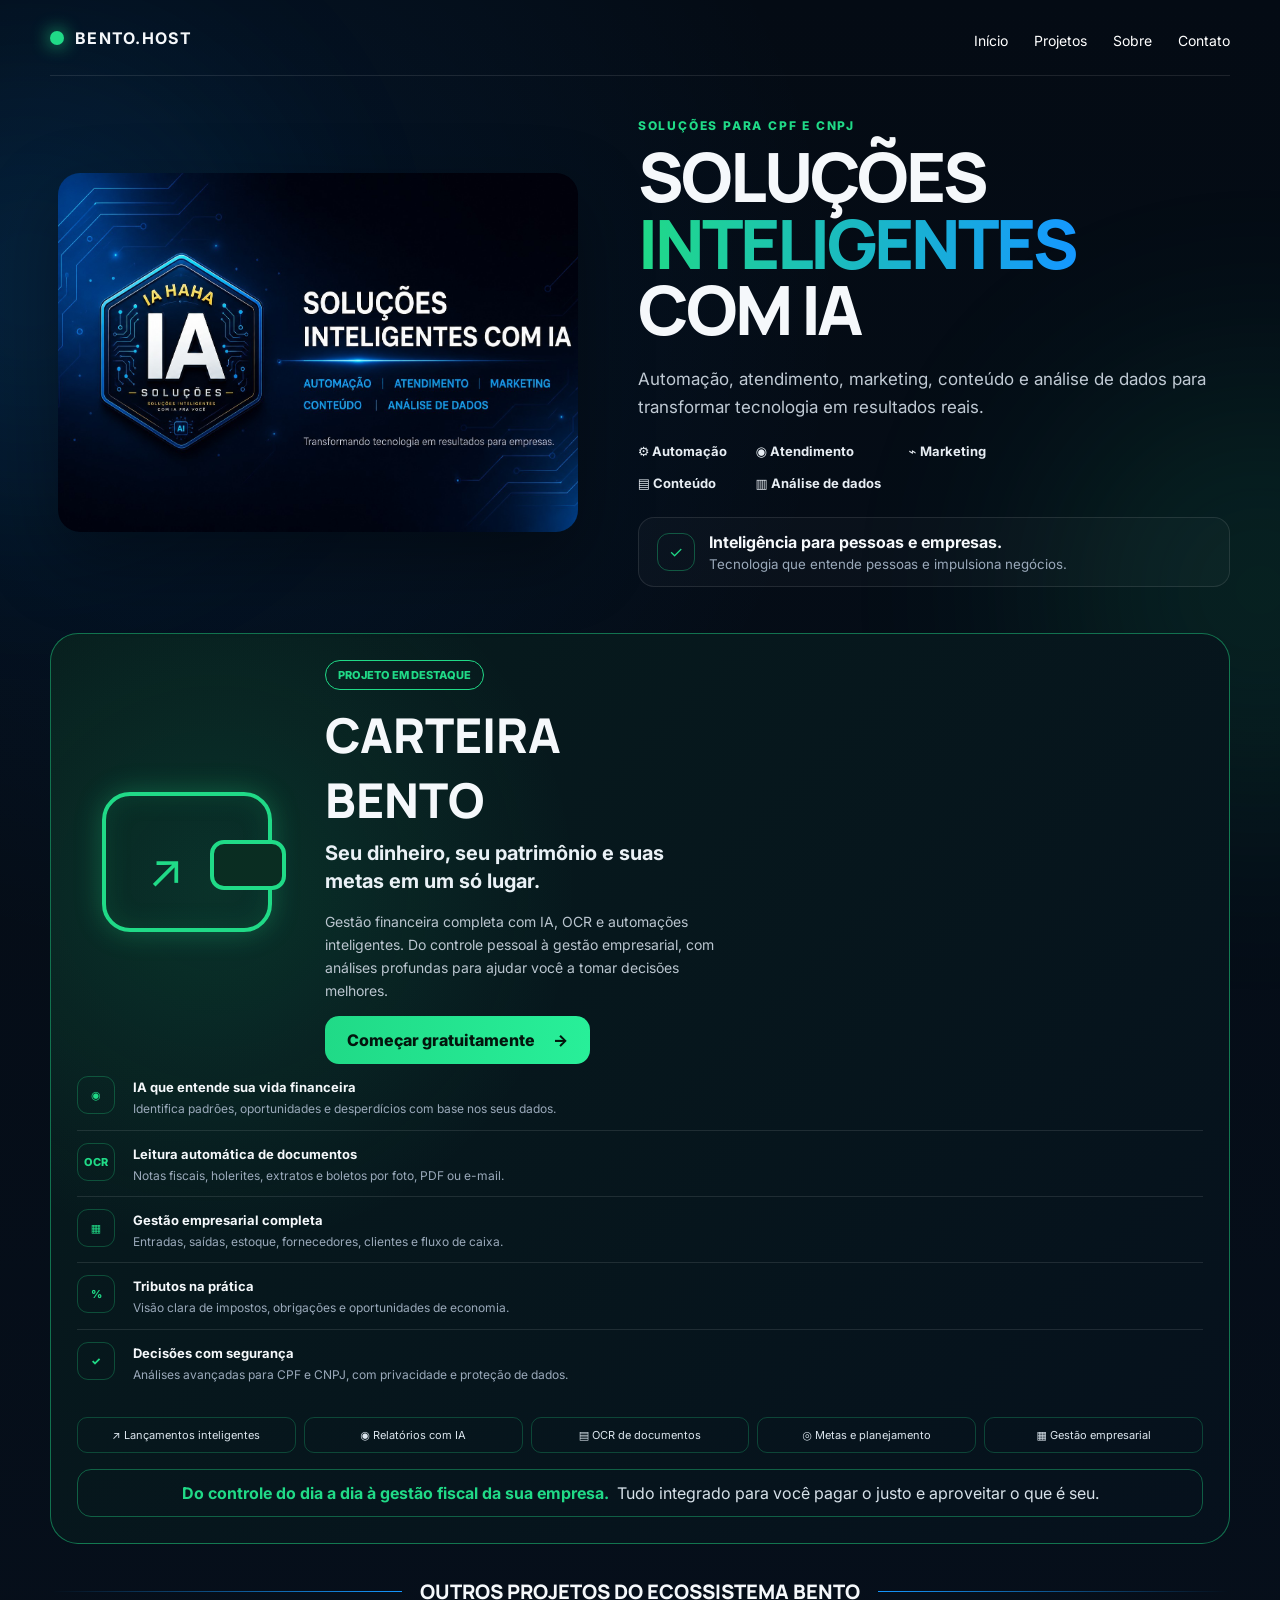
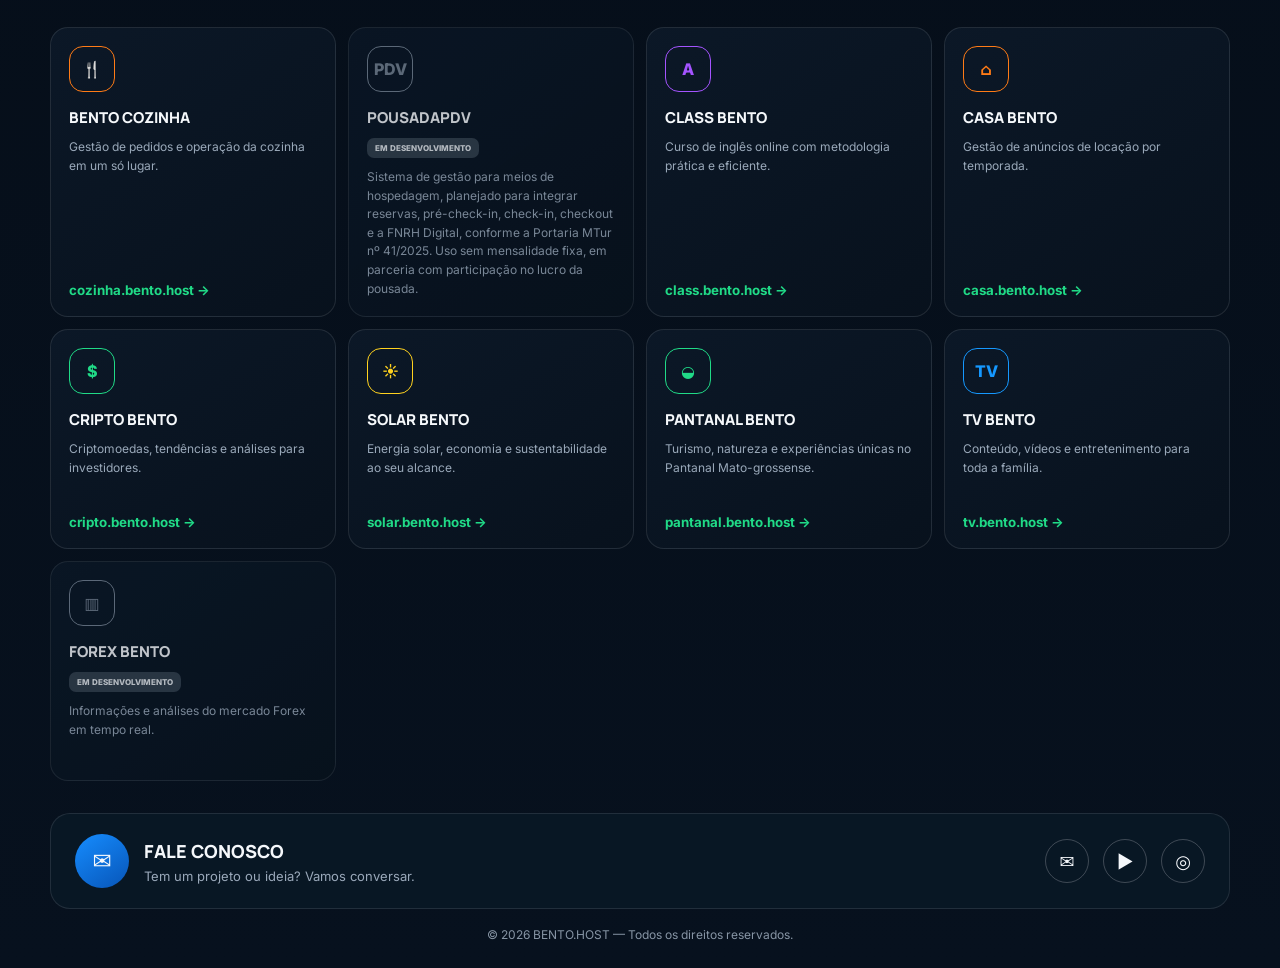
<file: index.html>
<!DOCTYPE html>
<html lang="pt-BR">
<head>
  <meta charset="UTF-8">
  <meta name="viewport" content="width=device-width, initial-scale=1.0">
  <meta name="description" content="Bento.host — soluções inteligentes com IA para pessoas e empresas.">
  <meta name="theme-color" content="#06111e">
  <title>Bento.host — Soluções inteligentes com IA</title>
  <link rel="preconnect" href="https://fonts.googleapis.com">
  <link rel="preconnect" href="https://fonts.gstatic.com" crossorigin>
  <link href="https://fonts.googleapis.com/css2?family=Inter:wght@400;500;600;700;800&family=Manrope:wght@700;800&display=swap" rel="stylesheet">
  <link rel="stylesheet" href="styles.css">
</head>
<body>
  <div class="page-glow glow-one"></div>
  <div class="page-glow glow-two"></div>

  <header class="site-header">
    <a class="brand" href="#inicio" aria-label="Bento.host">
      <span class="brand-dot"></span>
      <strong>BENTO.HOST</strong>
    </a>

    <nav class="header-nav" aria-label="Navegação principal">
      <a href="#inicio">Início</a>
      <a href="#projetos">Projetos</a>
      <a href="#sobre">Sobre</a>
      <a href="#contato">Contato</a>
    </nav>
  </header>

  <main>
    <section class="hero" id="inicio">
      <div class="hero-logo">
        <img src="logo.png" alt="IA HAHAHA Soluções — Soluções inteligentes com IA">
      </div>

      <div class="hero-copy">
        <p class="eyebrow">SOLUÇÕES PARA CPF E CNPJ</p>
        <h1>Soluções <span>inteligentes</span> com IA</h1>
        <p class="hero-description">
          Automação, atendimento, marketing, conteúdo e análise de dados para
          transformar tecnologia em resultados reais.
        </p>

        <div class="service-list" aria-label="Áreas de atuação">
          <span>⚙ Automação</span>
          <span>◉ Atendimento</span>
          <span>⌁ Marketing</span>
          <span>▤ Conteúdo</span>
          <span>▥ Análise de dados</span>
        </div>

        <div class="cpf-cnpj-box">
          <span>✓</span>
          <div>
            <strong>Inteligência para pessoas e empresas.</strong>
            <small>Tecnologia que entende pessoas e impulsiona negócios.</small>
          </div>
        </div>
      </div>
    </section>

    <section class="featured" id="sobre">
      <div class="featured-main">
        <div class="wallet-illustration" aria-hidden="true">
          <div class="wallet-shape">
            <span>↗</span>
            <div class="wallet-lines"></div>
          </div>
        </div>

        <div class="featured-content">
          <span class="featured-badge">PROJETO EM DESTAQUE</span>
          <h2>Carteira Bento</h2>
          <h3>Seu dinheiro, seu patrimônio e suas metas em um só lugar.</h3>
          <p>
            Gestão financeira completa com IA, OCR e automações inteligentes.
            Do controle pessoal à gestão empresarial, com análises profundas
            para ajudar você a tomar decisões melhores.
          </p>

          <a class="primary-btn" href="https://carteira.bento.host">
            Começar gratuitamente <span>→</span>
          </a>
        </div>
      </div>

      <div class="featured-details">
        <article>
          <span class="detail-icon">◉</span>
          <div>
            <strong>IA que entende sua vida financeira</strong>
            <p>Identifica padrões, oportunidades e desperdícios com base nos seus dados.</p>
          </div>
        </article>

        <article>
          <span class="detail-icon">OCR</span>
          <div>
            <strong>Leitura automática de documentos</strong>
            <p>Notas fiscais, holerites, extratos e boletos por foto, PDF ou e-mail.</p>
          </div>
        </article>

        <article>
          <span class="detail-icon">▦</span>
          <div>
            <strong>Gestão empresarial completa</strong>
            <p>Entradas, saídas, estoque, fornecedores, clientes e fluxo de caixa.</p>
          </div>
        </article>

        <article>
          <span class="detail-icon">%</span>
          <div>
            <strong>Tributos na prática</strong>
            <p>Visão clara de impostos, obrigações e oportunidades de economia.</p>
          </div>
        </article>

        <article>
          <span class="detail-icon">✓</span>
          <div>
            <strong>Decisões com segurança</strong>
            <p>Análises avançadas para CPF e CNPJ, com privacidade e proteção de dados.</p>
          </div>
        </article>
      </div>

      <div class="featured-features">
        <span>↗ Lançamentos inteligentes</span>
        <span>◉ Relatórios com IA</span>
        <span>▤ OCR de documentos</span>
        <span>◎ Metas e planejamento</span>
        <span>▦ Gestão empresarial</span>
      </div>

      <div class="featured-footer">
        <strong>Do controle do dia a dia à gestão fiscal da sua empresa.</strong>
        <span>Tudo integrado para você pagar o justo e aproveitar o que é seu.</span>
      </div>
    </section>

    <section class="projects-section" id="projetos">
      <div class="section-title">
        <span></span>
        <h2>Outros projetos do ecossistema Bento</h2>
        <span></span>
      </div>

      <div class="projects-grid">
        <a class="project-card" href="https://cozinha.bento.host">
          <div class="project-icon orange">🍴</div>
          <h3>Bento Cozinha</h3>
          <p>Gestão de pedidos e operação da cozinha em um só lugar.</p>
          <small>cozinha.bento.host →</small>
        </a>

        <article class="project-card disabled">
          <div class="project-icon muted">PDV</div>
          <h3>POUSADAPDV</h3>
          <span class="dev-badge">EM DESENVOLVIMENTO</span>
          <p>
            Sistema de gestão para meios de hospedagem, planejado para integrar
            reservas, pré-check-in, check-in, checkout e a FNRH Digital, conforme
            a Portaria MTur nº 41/2025. Uso sem mensalidade fixa, em parceria com
            participação no lucro da pousada.
          </p>
        </article>

        <a class="project-card" href="https://class.bento.host">
          <div class="project-icon purple">A</div>
          <h3>Class Bento</h3>
          <p>Curso de inglês online com metodologia prática e eficiente.</p>
          <small>class.bento.host →</small>
        </a>

        <a class="project-card" href="https://casa.bento.host">
          <div class="project-icon orange">⌂</div>
          <h3>Casa Bento</h3>
          <p>Gestão de anúncios de locação por temporada.</p>
          <small>casa.bento.host →</small>
        </a>

        <a class="project-card" href="https://cripto.bento.host">
          <div class="project-icon green">$</div>
          <h3>Cripto Bento</h3>
          <p>Criptomoedas, tendências e análises para investidores.</p>
          <small>cripto.bento.host →</small>
        </a>

        <a class="project-card" href="https://solar.bento.host">
          <div class="project-icon yellow">☀</div>
          <h3>Solar Bento</h3>
          <p>Energia solar, economia e sustentabilidade ao seu alcance.</p>
          <small>solar.bento.host →</small>
        </a>

        <a class="project-card" href="https://pantanal.bento.host">
          <div class="project-icon green">◒</div>
          <h3>Pantanal Bento</h3>
          <p>Turismo, natureza e experiências únicas no Pantanal Mato-grossense.</p>
          <small>pantanal.bento.host →</small>
        </a>

        <a class="project-card" href="https://tv.bento.host">
          <div class="project-icon blue">TV</div>
          <h3>TV Bento</h3>
          <p>Conteúdo, vídeos e entretenimento para toda a família.</p>
          <small>tv.bento.host →</small>
        </a>

        <article class="project-card disabled">
          <div class="project-icon muted">▥</div>
          <h3>Forex Bento</h3>
          <span class="dev-badge">EM DESENVOLVIMENTO</span>
          <p>Informações e análises do mercado Forex em tempo real.</p>
        </article>

      </div>
    </section>

    <section class="contact-bar" id="contato">
      <div class="contact-intro">
        <span class="contact-icon">✉</span>
        <div>
          <strong>Fale conosco</strong>
          <p>Tem um projeto ou ideia? Vamos conversar.</p>
        </div>
      </div>

      <div class="contact-actions">
        <a href="mailto:gui@bento.host" aria-label="Enviar e-mail">✉</a>
        <a href="https://www.youtube.com/" aria-label="YouTube">▶</a>
        <a href="https://www.instagram.com/" aria-label="Instagram">◎</a>
      </div>
    </section>
  </main>

  <footer class="site-footer">
    © <span id="year"></span> BENTO.HOST — Todos os direitos reservados.
  </footer>

  <script src="app.js"></script>
</body>
</html>
</file>
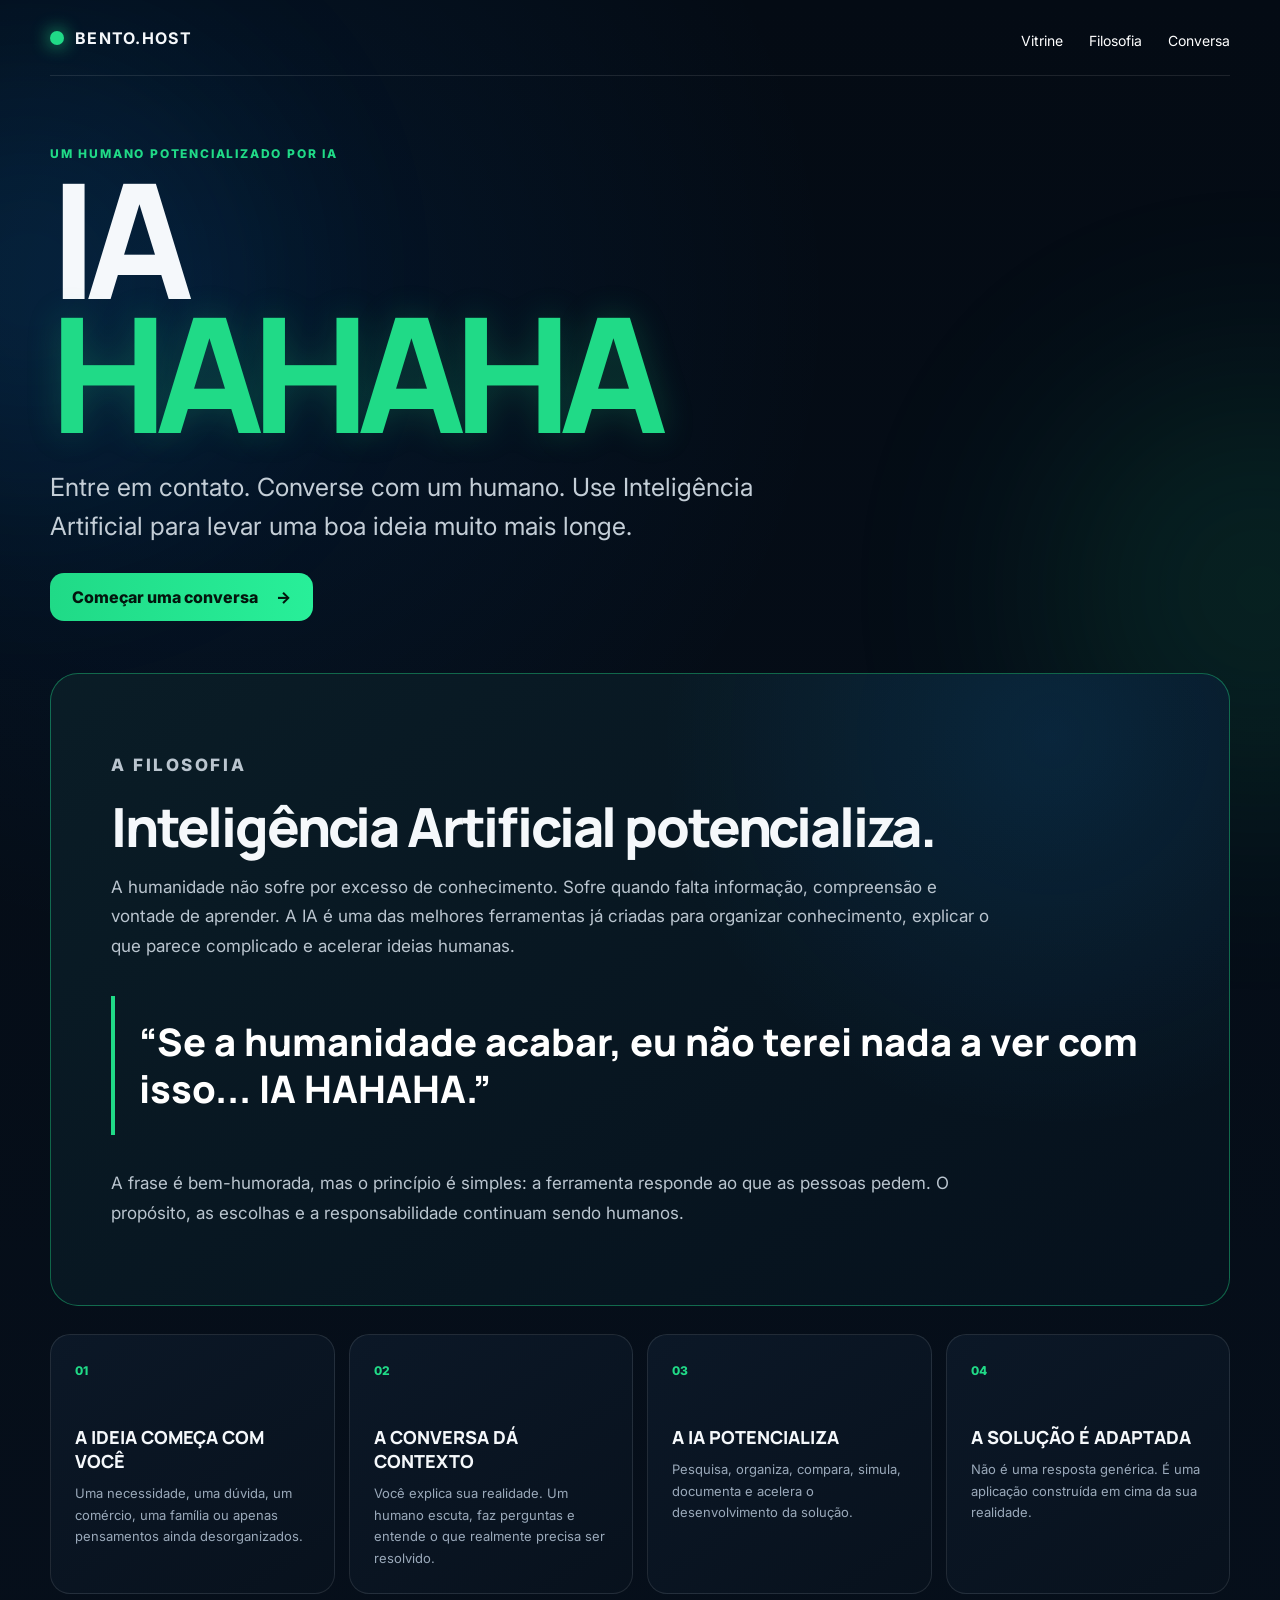
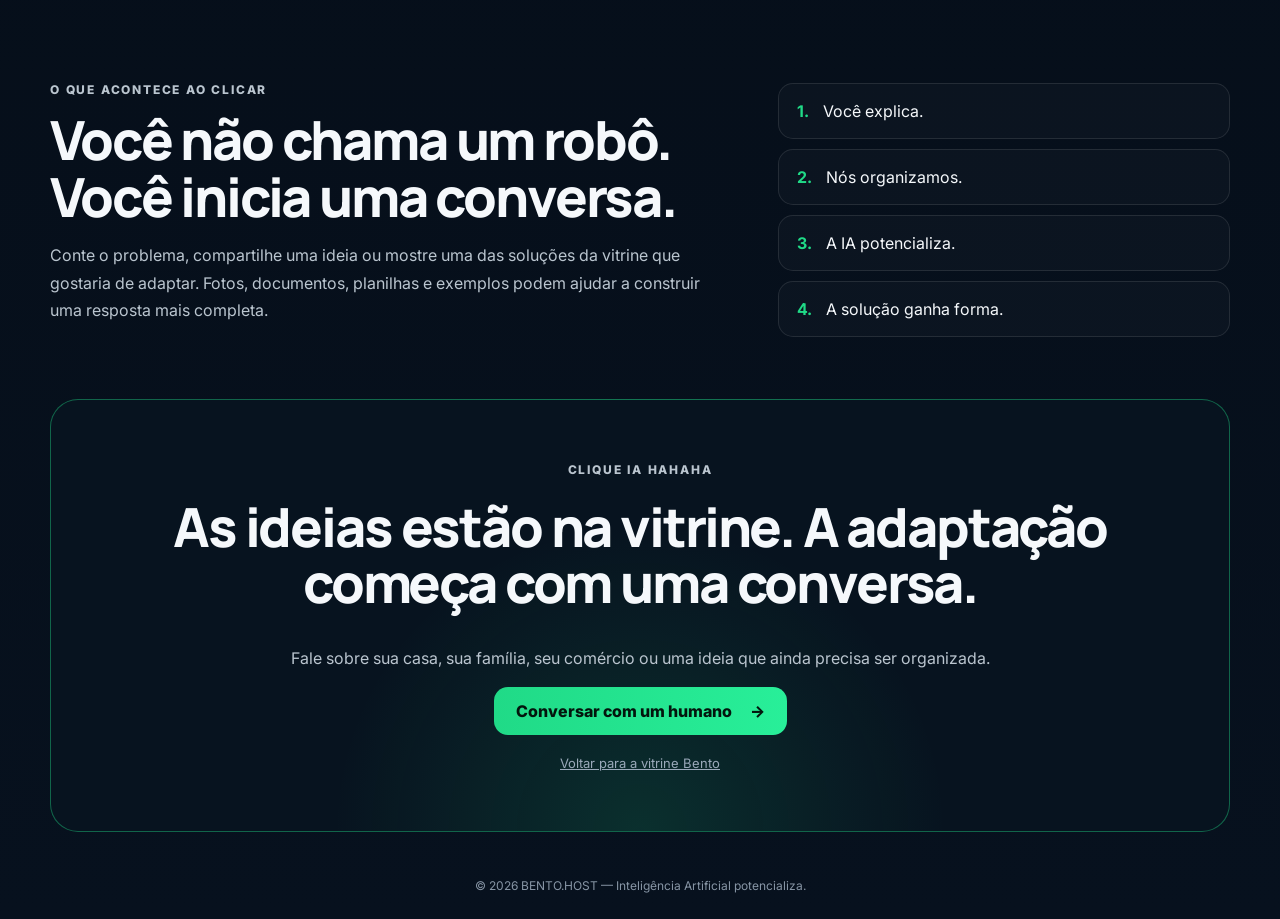
<file: ia-hahaha.html>
<!DOCTYPE html>
<html lang="pt-BR">
<head>
  <meta charset="UTF-8">
  <meta name="viewport" content="width=device-width, initial-scale=1.0">
  <meta name="description" content="IA HAHAHA — inteligência artificial potencializa ideias humanas e transforma conversas em soluções adaptadas.">
  <meta name="theme-color" content="#06111e">
  <title>IA HAHAHA — Inteligência artificial potencializa</title>
  <link rel="preconnect" href="https://fonts.googleapis.com">
  <link rel="preconnect" href="https://fonts.gstatic.com" crossorigin>
  <link href="https://fonts.googleapis.com/css2?family=Inter:wght@400;500;600;700;800&family=Manrope:wght@700;800&display=swap" rel="stylesheet">
  <link rel="stylesheet" href="styles.css">
</head>
<body>
  <div class="page-glow glow-one"></div>
  <div class="page-glow glow-two"></div>

  <header class="site-header">
    <a class="brand" href="index.html" aria-label="Voltar ao Bento.host">
      <span class="brand-dot"></span>
      <strong>BENTO.HOST</strong>
    </a>
    <nav class="header-nav" aria-label="Navegação principal">
      <a href="index.html">Vitrine</a>
      <a href="#filosofia">Filosofia</a>
      <a href="#conversa">Conversa</a>
    </nav>
  </header>

  <main class="ia-page">
    <section class="ia-hero">
      <p class="eyebrow">UM HUMANO POTENCIALIZADO POR IA</p>
      <h1>IA <span>HAHAHA</span></h1>
      <p class="ia-lead">Entre em contato. Converse com um humano. Use Inteligência Artificial para levar uma boa ideia muito mais longe.</p>
      <a class="primary-btn" href="#conversa">Começar uma conversa <span>→</span></a>
    </section>

    <section class="manifesto-card" id="filosofia">
      <p class="manifesto-kicker">A FILOSOFIA</p>
      <h2>Inteligência Artificial potencializa.</h2>
      <p>
        A humanidade não sofre por excesso de conhecimento. Sofre quando falta informação,
        compreensão e vontade de aprender. A IA é uma das melhores ferramentas já criadas
        para organizar conhecimento, explicar o que parece complicado e acelerar ideias humanas.
      </p>
      <blockquote>
        “Se a humanidade acabar, eu não terei nada a ver com isso... IA HAHAHA.”
      </blockquote>
      <p>
        A frase é bem-humorada, mas o princípio é simples: a ferramenta responde ao que as pessoas
        pedem. O propósito, as escolhas e a responsabilidade continuam sendo humanos.
      </p>
    </section>

    <section class="ia-principles">
      <article class="principle-card">
        <span>01</span>
        <h3>A ideia começa com você</h3>
        <p>Uma necessidade, uma dúvida, um comércio, uma família ou apenas pensamentos ainda desorganizados.</p>
      </article>
      <article class="principle-card">
        <span>02</span>
        <h3>A conversa dá contexto</h3>
        <p>Você explica sua realidade. Um humano escuta, faz perguntas e entende o que realmente precisa ser resolvido.</p>
      </article>
      <article class="principle-card">
        <span>03</span>
        <h3>A IA potencializa</h3>
        <p>Pesquisa, organiza, compara, simula, documenta e acelera o desenvolvimento da solução.</p>
      </article>
      <article class="principle-card">
        <span>04</span>
        <h3>A solução é adaptada</h3>
        <p>Não é uma resposta genérica. É uma aplicação construída em cima da sua realidade.</p>
      </article>
    </section>

    <section class="conversation-flow" id="conversa">
      <div>
        <p class="eyebrow">O QUE ACONTECE AO CLICAR</p>
        <h2>Você não chama um robô. Você inicia uma conversa.</h2>
        <p>
          Conte o problema, compartilhe uma ideia ou mostre uma das soluções da vitrine que gostaria
          de adaptar. Fotos, documentos, planilhas e exemplos podem ajudar a construir uma resposta mais completa.
        </p>
      </div>
      <div class="conversation-steps">
        <div><strong>1.</strong><span>Você explica.</span></div>
        <div><strong>2.</strong><span>Nós organizamos.</span></div>
        <div><strong>3.</strong><span>A IA potencializa.</span></div>
        <div><strong>4.</strong><span>A solução ganha forma.</span></div>
      </div>
    </section>

    <section class="ia-cta">
      <p class="eyebrow">CLIQUE IA HAHAHA</p>
      <h2>As ideias estão na vitrine. A adaptação começa com uma conversa.</h2>
      <p>Fale sobre sua casa, sua família, seu comércio ou uma ideia que ainda precisa ser organizada.</p>
      <a class="primary-btn" href="mailto:gui@bento.host?subject=IA%20HAHAHA%20-%20Quero%20conversar">Conversar com um humano <span>→</span></a>
      <a class="secondary-link" href="index.html">Voltar para a vitrine Bento</a>
    </section>
  </main>

  <footer class="site-footer">
    © <span id="year"></span> BENTO.HOST — Inteligência Artificial potencializa.
  </footer>
  <script src="app.js"></script>
</body>
</html>
</file>
<file: styles.css>
:root{
  --bg:#040b14;
  --bg2:#07111e;
  --panel:#0b1725;
  --panel2:#0d1b2b;
  --line:rgba(255,255,255,.10);
  --text:#f5f8fb;
  --muted:#9aa9ba;
  --green:#20da87;
  --green2:#0dbd70;
  --blue:#1598ff;
  --purple:#a454ff;
  --orange:#ff7b16;
  --yellow:#ffd21f;
}
*{box-sizing:border-box}
html{scroll-behavior:smooth}
body{
  margin:0;
  min-height:100vh;
  color:var(--text);
  font-family:Inter,system-ui,sans-serif;
  background:
    radial-gradient(circle at 15% 12%,rgba(0,132,255,.09),transparent 26%),
    linear-gradient(180deg,var(--bg),var(--bg2));
  overflow-x:hidden;
}
a{color:inherit}
.page-glow{
  position:fixed;
  width:420px;
  height:420px;
  border-radius:50%;
  filter:blur(120px);
  opacity:.12;
  pointer-events:none;
  z-index:-1;
}
.glow-one{background:var(--blue);top:70px;left:-180px}
.glow-two{background:var(--green);bottom:100px;right:-190px}
.site-header{
  width:min(1180px,calc(100% - 36px));
  min-height:76px;
  margin:0 auto;
  display:flex;
  justify-content:space-between;
  align-items:center;
  border-bottom:1px solid var(--line);
}
.brand{
  display:flex;
  align-items:center;
  gap:11px;
  text-decoration:none;
  letter-spacing:.08em;
}
.brand-dot{
  width:14px;height:14px;border-radius:50%;
  background:var(--green);box-shadow:0 0 18px var(--green)
}
.header-nav{display:flex;gap:26px}
.header-nav a{
  color:#fff;text-decoration:none;font-size:14px;
  padding:28px 0 20px;border-bottom:2px solid transparent
}
.header-nav a:hover{border-color:var(--green)}
main{width:min(1180px,calc(100% - 36px));margin:0 auto}
.hero{
  display:grid;
  grid-template-columns:.95fr 1.05fr;
  gap:52px;
  align-items:center;
  padding:42px 0 46px;
}
.hero-logo{
  display:flex;
  align-items:center;
  justify-content:center;
}
.hero-logo img{
  width:100%;
  max-width:520px;
  aspect-ratio:1.45/1;
  object-fit:cover;
  object-position:left center;
  border-radius:22px;
  box-shadow:0 28px 70px rgba(0,0,0,.35);
}
.eyebrow{
  margin:0 0 10px;
  color:var(--green);
  font-size:12px;
  font-weight:800;
  letter-spacing:.15em;
}
.hero h1{
  margin:0;
  max-width:600px;
  font:800 clamp(42px,6vw,68px)/.98 Manrope;
  text-transform:uppercase;
  letter-spacing:-.045em;
}
.hero h1 span{
  background:linear-gradient(90deg,var(--green),var(--blue));
  -webkit-background-clip:text;
  background-clip:text;
  color:transparent;
}
.hero-description{
  max-width:660px;
  margin:22px 0;
  color:#c0cad4;
  font-size:17px;
  line-height:1.65;
}
.service-list{
  display:grid;
  grid-template-columns:repeat(3,max-content);
  gap:16px 28px;
  color:#e7edf3;
  font-size:13px;
  font-weight:700;
}
.cpf-cnpj-box{
  display:flex;
  align-items:center;
  gap:14px;
  margin-top:26px;
  padding:14px 18px;
  border:1px solid var(--line);
  border-radius:16px;
  background:rgba(255,255,255,.025);
}
.cpf-cnpj-box>span{
  display:grid;place-items:center;
  width:38px;height:38px;border-radius:12px;
  color:var(--green);border:1px solid rgba(32,218,135,.35)
}
.cpf-cnpj-box strong,.cpf-cnpj-box small{display:block}
.cpf-cnpj-box small{margin-top:4px;color:var(--muted)}
.featured{
  border:1px solid rgba(32,218,135,.48);
  border-radius:28px;
  background:
    radial-gradient(circle at 14% 28%,rgba(32,218,135,.13),transparent 30%),
    linear-gradient(135deg,rgba(7,28,29,.98),rgba(6,17,29,.98));
  padding:26px;
}
.featured-main{
  display:grid;
  grid-template-columns:220px 1fr 1.15fr;
  gap:28px;
  align-items:center;
}
.wallet-illustration{display:grid;place-items:center}
.wallet-shape{
  position:relative;
  width:170px;height:140px;
  border:4px solid var(--green);
  border-radius:28px;
  box-shadow:0 0 28px rgba(32,218,135,.30),inset 0 0 28px rgba(32,218,135,.12);
}
.wallet-shape::after{
  content:"";
  position:absolute;
  width:68px;height:42px;
  right:-18px;top:44px;
  border:4px solid var(--green);
  border-radius:14px;
  background:#0a2d22;
}
.wallet-shape>span{
  position:absolute;
  left:42px;top:43px;
  font-size:48px;color:var(--green)
}
.featured-badge{
  display:inline-flex;
  padding:7px 12px;
  border:1px solid var(--green);
  border-radius:999px;
  color:var(--green);
  font-size:11px;
  font-weight:800;
}
.featured-content h2{
  margin:12px 0 7px;
  font:800 clamp(32px,4.5vw,48px) Manrope;
  text-transform:uppercase;
}
.featured-content h3{
  margin:0;
  font-size:20px;
  line-height:1.42;
  color:#eaf1f6;
}
.featured-content p{
  color:#bac5cf;
  line-height:1.65;
  font-size:14px;
}
.primary-btn{
  display:inline-flex;
  align-items:center;
  justify-content:center;
  gap:18px;
  min-height:48px;
  padding:0 22px;
  border-radius:14px;
  background:linear-gradient(90deg,var(--green),#28ef99);
  color:#03150d;
  text-decoration:none;
  font-weight:800;
}
.featured-details{
  display:grid;
  gap:0;
}
.featured-details article{
  display:grid;
  grid-template-columns:44px 1fr;
  gap:12px;
  padding:12px 0;
  border-bottom:1px solid rgba(255,255,255,.10);
}
.featured-details article:last-child{border-bottom:0}
.detail-icon{
  display:grid;
  place-items:center;
  width:38px;height:38px;
  color:var(--green);
  border:1px solid rgba(32,218,135,.28);
  border-radius:11px;
  font-size:11px;
  font-weight:800;
}
.featured-details strong{font-size:13px}
.featured-details p{
  margin:4px 0 0;
  color:var(--muted);
  font-size:12px;
  line-height:1.45;
}
.featured-features{
  display:grid;
  grid-template-columns:repeat(5,1fr);
  gap:8px;
  margin-top:22px;
}
.featured-features span{
  padding:10px 12px;
  border:1px solid rgba(32,218,135,.25);
  border-radius:10px;
  color:#dce6ee;
  font-size:11px;
  text-align:center;
}
.featured-footer{
  display:flex;
  justify-content:center;
  gap:8px;
  flex-wrap:wrap;
  margin-top:16px;
  padding:13px;
  border:1px solid rgba(32,218,135,.38);
  border-radius:14px;
  color:#d7e1e9;
}
.featured-footer strong{color:var(--green)}
.projects-section{padding:34px 0 16px}
.section-title{
  display:grid;
  grid-template-columns:1fr auto 1fr;
  align-items:center;
  gap:18px;
  margin:0 0 22px;
}
.section-title span{
  height:1px;
  background:linear-gradient(90deg,transparent,var(--blue));
}
.section-title span:last-child{
  background:linear-gradient(90deg,var(--blue),transparent);
}
.section-title h2{
  margin:0;
  font:800 20px Manrope;
  text-transform:uppercase;
  text-align:center;
}
.projects-grid{
  display:grid;
  grid-template-columns:repeat(4,1fr);
  gap:12px;
}
.project-card{
  display:flex;
  min-height:220px;
  flex-direction:column;
  align-items:flex-start;
  padding:18px;
  border:1px solid var(--line);
  border-radius:18px;
  background:linear-gradient(145deg,rgba(12,25,40,.95),rgba(8,18,29,.96));
  text-decoration:none;
  transition:.2s ease;
}
.project-card:hover{
  transform:translateY(-3px);
  border-color:rgba(32,218,135,.32);
}
.project-icon{
  width:46px;height:46px;
  display:grid;place-items:center;
  margin-bottom:15px;
  border-radius:14px;
  font-weight:800;
  border:1px solid currentColor;
}
.project-icon.purple{color:var(--purple)}
.project-icon.orange{color:var(--orange)}
.project-icon.green{color:var(--green)}
.project-icon.yellow{color:var(--yellow)}
.project-icon.blue{color:var(--blue)}
.project-icon.muted{color:#748292}
.project-card h3{
  margin:0 0 10px;
  font:800 15px Manrope;
  text-transform:uppercase;
}
.project-card p{
  margin:0;
  color:var(--muted);
  font-size:12px;
  line-height:1.55;
}
.project-card small{
  margin-top:auto;
  padding-top:18px;
  color:var(--green);
  font-weight:700;
}
.project-card.disabled{opacity:.78}
.dev-badge{
  display:inline-flex;
  margin-bottom:10px;
  padding:5px 8px;
  border-radius:7px;
  background:#33404e;
  color:#e6ebef;
  font-size:8px;
  font-weight:800;
}
.contact-bar{
  display:flex;
  justify-content:space-between;
  align-items:center;
  gap:24px;
  margin:16px 0 0;
  padding:20px 24px;
  border:1px solid var(--line);
  border-radius:20px;
  background:rgba(10,24,38,.88);
}
.contact-intro{
  display:flex;
  align-items:center;
  gap:15px;
}
.contact-icon{
  display:grid;place-items:center;
  width:54px;height:54px;
  border-radius:50%;
  background:linear-gradient(145deg,#168dff,#0755b8);
  font-size:23px;
}
.contact-intro strong{
  font:800 18px Manrope;
  text-transform:uppercase;
}
.contact-intro p{
  margin:5px 0 0;
  color:var(--muted);
  font-size:13px;
}
.contact-actions{display:flex;gap:14px}
.contact-actions a{
  width:44px;height:44px;
  display:grid;place-items:center;
  border:1px solid rgba(255,255,255,.22);
  border-radius:50%;
  text-decoration:none;
  font-size:18px;
}
.site-footer{
  padding:18px 0 26px;
  text-align:center;
  color:#8795a5;
  font-size:12px;
}
@media(max-width:980px){
  .hero{grid-template-columns:1fr}
  .hero-logo img{max-width:700px}
  .featured-main{grid-template-columns:180px 1fr}
  .featured-details{grid-column:1/-1}
  .projects-grid{grid-template-columns:repeat(2,1fr)}
}
@media(max-width:680px){
  .site-header{min-height:68px}
  .header-nav a:not(:first-child){display:none}
  .hero{padding-top:28px;gap:24px}
  .hero-logo img{max-width:none;width:100%;aspect-ratio:16/10}
  .hero h1{font-size:40px}
  .service-list{grid-template-columns:repeat(2,1fr);gap:13px}
  .featured{padding:18px}
  .featured-main{grid-template-columns:1fr}
  .wallet-illustration{display:none}
  .featured-features{grid-template-columns:1fr 1fr}
  .projects-grid{grid-template-columns:1fr}
  .project-card{min-height:180px}
  .section-title{grid-template-columns:1fr}
  .section-title span{display:none}
  .contact-bar{align-items:flex-start;flex-direction:column}
  .contact-actions{width:100%;justify-content:center}
}

/* IA HAHAHA */
.nav-ia{
  color:var(--green)!important;
  font-weight:800;
}
.hero-actions{margin:24px 0 4px}
.ia-page{padding-bottom:28px}
.ia-hero{
  min-height:520px;
  display:flex;
  flex-direction:column;
  align-items:flex-start;
  justify-content:center;
  max-width:900px;
  padding:70px 0 52px;
}
.ia-hero h1{
  margin:0;
  font:800 clamp(72px,14vw,160px)/.84 Manrope;
  letter-spacing:-.075em;
}
.ia-hero h1 span{
  display:block;
  color:var(--green);
  text-shadow:0 0 34px rgba(32,218,135,.22);
}
.ia-lead{
  max-width:760px;
  margin:28px 0;
  color:#c4ced7;
  font-size:clamp(18px,2.5vw,25px);
  line-height:1.55;
}
.manifesto-card{
  padding:clamp(28px,5vw,60px);
  border:1px solid rgba(32,218,135,.42);
  border-radius:28px;
  background:radial-gradient(circle at 85% 10%,rgba(21,152,255,.12),transparent 34%),linear-gradient(145deg,rgba(10,29,39,.98),rgba(6,17,29,.98));
}
.manifesto-kicker{color:var(--green);font-size:12px;font-weight:800;letter-spacing:.15em}
.manifesto-card h2,.conversation-flow h2,.ia-cta h2{
  margin:8px 0 18px;
  font:800 clamp(30px,5vw,54px)/1.05 Manrope;
  letter-spacing:-.04em;
}
.manifesto-card>p{
  max-width:880px;
  color:#bac5cf;
  font-size:17px;
  line-height:1.75;
}
.manifesto-card blockquote{
  margin:34px 0;
  padding:22px 0 22px 24px;
  border-left:4px solid var(--green);
  color:#fff;
  font:800 clamp(23px,4vw,38px)/1.25 Manrope;
}
.ia-principles{
  display:grid;
  grid-template-columns:repeat(4,1fr);
  gap:14px;
  padding:28px 0;
}
.principle-card{
  min-height:245px;
  padding:24px;
  border:1px solid var(--line);
  border-radius:20px;
  background:linear-gradient(145deg,rgba(12,25,40,.95),rgba(8,18,29,.96));
}
.principle-card>span{color:var(--green);font-weight:800;font-size:12px}
.principle-card h3{margin:46px 0 10px;font:800 18px Manrope;text-transform:uppercase}
.principle-card p{margin:0;color:var(--muted);font-size:13px;line-height:1.65}
.conversation-flow{
  display:grid;
  grid-template-columns:1.2fr .8fr;
  gap:50px;
  align-items:center;
  padding:58px 0;
}
.conversation-flow p{color:#bac5cf;line-height:1.72}
.conversation-steps{display:grid;gap:10px}
.conversation-steps div{
  display:flex;
  align-items:center;
  gap:14px;
  padding:17px 18px;
  border:1px solid var(--line);
  border-radius:15px;
  background:rgba(255,255,255,.025);
}
.conversation-steps strong{color:var(--green)}
.ia-cta{
  display:flex;
  flex-direction:column;
  align-items:center;
  text-align:center;
  padding:60px 24px;
  border:1px solid rgba(32,218,135,.42);
  border-radius:28px;
  background:radial-gradient(circle at 50% 100%,rgba(32,218,135,.14),transparent 42%),rgba(8,20,32,.92);
}
.ia-cta p{max-width:720px;color:#bac5cf;line-height:1.65}
.secondary-link{margin-top:20px;color:var(--muted);font-size:13px}
@media(max-width:900px){
  .ia-principles{grid-template-columns:repeat(2,1fr)}
  .conversation-flow{grid-template-columns:1fr}
}
@media(max-width:680px){
  .nav-ia{display:block!important}
  .ia-hero{min-height:auto;padding:54px 0}
  .ia-principles{grid-template-columns:1fr}
  .principle-card{min-height:190px}
  .principle-card h3{margin-top:28px}
  .manifesto-card blockquote{padding-left:16px}
}
</file>
